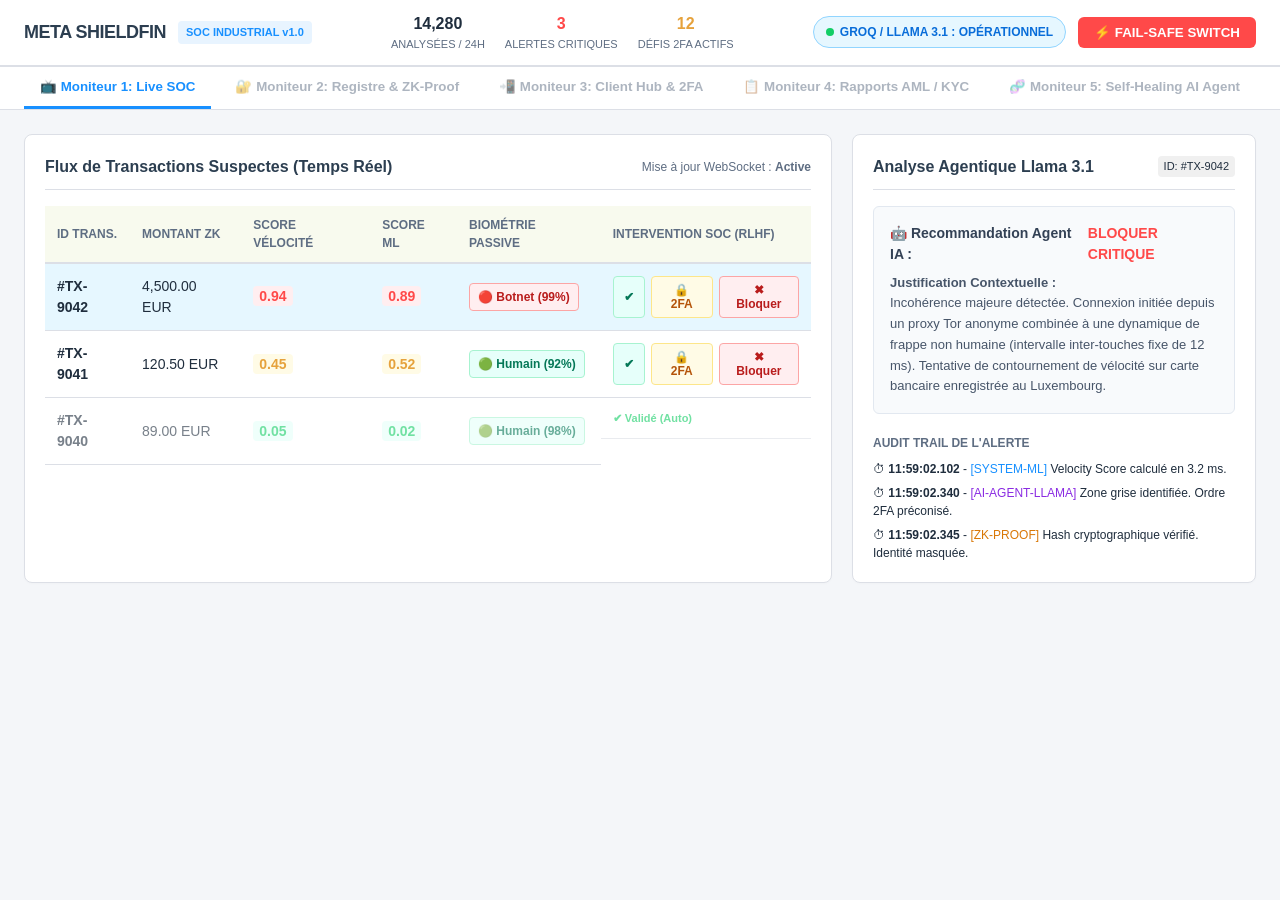
<file: conception/moniteur1_prototype.html>
<!DOCTYPE html>
<html lang="fr">
<head>
    <meta charset="UTF-8">
    <meta name="viewport" content="width=device-width, initial-scale=1.0">
    <title>Meta ShieldFin - Industrial SOC Command Center</title>
    <style>
        /* ==========================================================================
           1. THÈME ET STYLES INDUSTRIELS (Norme ISO 9241 - Fond clair haute lisibilité)
           ========================================================================== */
        :root {
            --bg-main: #f4f6f9;
            --bg-card: #ffffff;
            --border-color: #dcdfe6;
            --text-primary: #1f2d3d;
            --text-secondary: #5e6d82;
            
            /* Status Colors */
            --color-success: #13ce66;
            --color-warning: #e6a23c;
            --color-danger: #ff4949;
            --color-info: #1890ff;
            --color-dark-accent: #2c3e50;
        }

        * {
            box-sizing: border-box;
            margin: 0;
            padding: 0;
            font-family: -apple-system, BlinkMacSystemFont, "Segoe UI", Roboto, "Helvetica Neue", Arial, sans-serif;
        }

        body {
            background-color: var(--bg-main);
            color: var(--text-primary);
            font-size: 14px;
            line-height: 1.5;
        }

        /* ==========================================================================
           2. HEADER GLOBAL PERMANENT (ISO 9241 High-Contrast)
           ========================================================================== */
        header.soc-header {
            background-color: #ffffff;
            border-bottom: 2px solid var(--border-color);
            padding: 12px 24px;
            display: flex;
            justify-content: space-between;
            align-items: center;
            box-shadow: 0 2px 4px rgba(0,0,0,0.04);
        }

        .brand-section {
            display: flex;
            align-items: center;
            gap: 12px;
        }

        .brand-logo {
            font-size: 18px;
            font-weight: 800;
            color: var(--color-dark-accent);
            letter-spacing: -0.5px;
        }

        .brand-badge {
            background-color: #e8f4ff;
            color: #1890ff;
            padding: 3px 8px;
            border-radius: 4px;
            font-size: 11px;
            font-weight: 700;
        }

        .header-stats {
            display: flex;
            gap: 20px;
        }

        .stat-item {
            display: flex;
            flex-direction: column;
            align-items: center;
        }

        .stat-value {
            font-weight: 700;
            font-size: 16px;
        }

        .stat-label {
            font-size: 11px;
            color: var(--text-secondary);
            text-transform: uppercase;
        }

        .status-pill {
            display: flex;
            align-items: center;
            gap: 6px;
            background-color: #e6f7ff;
            border: 1px solid #91d5ff;
            padding: 6px 12px;
            border-radius: 20px;
            font-weight: 600;
            font-size: 12px;
            color: #096dd9;
        }

        .status-dot {
            width: 8px;
            height: 8px;
            border-radius: 50%;
            background-color: var(--color-success);
        }

        .btn-failsafe {
            background-color: var(--color-danger);
            color: white;
            border: none;
            padding: 8px 16px;
            border-radius: 6px;
            font-weight: 700;
            cursor: pointer;
            display: flex;
            align-items: center;
            gap: 6px;
            transition: opacity 0.2s;
        }

        .btn-failsafe:hover {
            opacity: 0.9;
        }

        /* ==========================================================================
           3. NAVIGATION DES 5 MONITEURS
           ========================================================================== */
        nav.monitors-nav {
            background-color: #ffffff;
            border-bottom: 1px solid var(--border-color);
            padding: 0 24px;
            display: flex;
            gap: 8px;
        }

        .nav-tab {
            padding: 12px 16px;
            border: none;
            background: none;
            font-weight: 600;
            color: var(--text-secondary);
            cursor: pointer;
            border-bottom: 3px solid transparent;
        }

        .nav-tab.active {
            color: var(--color-info);
            border-bottom-color: var(--color-info);
        }

        .nav-tab.disabled {
            opacity: 0.5;
            cursor: not-allowed;
        }

        /* ==========================================================================
           4. MONITEUR 1 : LIVE SOC LAYOUT
           ========================================================================== */
        main.container {
            padding: 24px;
            max-width: 1600px;
            margin: 0 auto;
        }

        .soc-grid {
            display: grid;
            grid-template-columns: 2fr 1fr;
            gap: 20px;
        }

        .card {
            background-color: var(--bg-card);
            border: 1px solid var(--border-color);
            border-radius: 8px;
            padding: 20px;
            box-shadow: 0 1px 3px rgba(0,0,0,0.02);
        }

        .card-header {
            display: flex;
            justify-content: space-between;
            align-items: center;
            margin-bottom: 16px;
            padding-bottom: 10px;
            border-bottom: 1px solid var(--border-color);
        }

        .card-title {
            font-size: 16px;
            font-weight: 700;
            color: var(--color-dark-accent);
        }

        /* Tableau SOC */
        table.soc-table {
            width: 100%;
            border-collapse: collapse;
            text-align: left;
        }

        table.soc-table th {
            background-color: #f8faee;
            color: var(--text-secondary);
            padding: 10px 12px;
            font-size: 12px;
            text-transform: uppercase;
            border-bottom: 2px solid var(--border-color);
        }

        table.soc-table td {
            padding: 12px;
            border-bottom: 1px solid var(--border-color);
            vertical-align: middle;
        }

        table.soc-table tr.selected {
            background-color: #e6f7ff;
        }

        /* Badges de score et biométrie */
        .badge-biometrics {
            padding: 4px 8px;
            border-radius: 4px;
            font-size: 12px;
            font-weight: 600;
            display: inline-block;
        }

        .badge-human {
            background-color: #e6fffa;
            color: #047857;
            border: 1px solid #a7f3d0;
        }

        .badge-botnet {
            background-color: #ffeef0;
            color: #b91c1c;
            border: 1px solid #fca5a5;
        }

        .score-pill {
            font-weight: 700;
            padding: 2px 6px;
            border-radius: 4px;
        }

        .score-high { color: var(--color-danger); background-color: #ffeef0; }
        .score-mid { color: var(--color-warning); background-color: #fffbe6; }
        .score-low { color: var(--color-success); background-color: #e6fffa; }

        /* Actions 1-Clic */
        .actions-cell {
            display: flex;
            gap: 6px;
        }

        .btn-action {
            padding: 6px 10px;
            border: none;
            border-radius: 4px;
            font-weight: 600;
            font-size: 12px;
            cursor: pointer;
            transition: background-color 0.2s;
        }

        .btn-approve { background-color: #e6fffa; color: #047857; border: 1px solid #a7f3d0; }
        .btn-approve:hover { background-color: #d1fae5; }

        .btn-challenge { background-color: #fffbe6; color: #b45309; border: 1px solid #fde68a; }
        .btn-challenge:hover { background-color: #fef3c7; }

        .btn-block { background-color: #ffeef0; color: #b91c1c; border: 1px solid #fca5a5; }
        .btn-block:hover { background-color: #fee2e2; }

        /* Panneau d'inspection IA */
        .ai-inspection-box {
            background-color: #f8fafc;
            border: 1px solid #e2e8f0;
            border-radius: 6px;
            padding: 16px;
            margin-top: 12px;
        }

        .ai-title {
            font-weight: 700;
            color: #334155;
            display: flex;
            align-items: center;
            gap: 6px;
            margin-bottom: 8px;
        }

        .ai-reasoning {
            font-size: 13px;
            color: #475569;
            line-height: 1.6;
        }
    </style>
</head>
<body>

    <!-- ==========================================================================
       0. HEADER GLOBAL PERMANENT
       ========================================================================== -->
    <header class="soc-header">
        <div class="brand-section">
            <div class="brand-logo">META SHIELDFIN</div>
            <div class="brand-badge">SOC INDUSTRIAL v1.0</div>
        </div>

        <div class="header-stats">
            <div class="stat-item">
                <span class="stat-value">14,280</span>
                <span class="stat-label">Analysées / 24h</span>
            </div>
            <div class="stat-item">
                <span class="stat-value" style="color: var(--color-danger);">3</span>
                <span class="stat-label">Alertes Critiques</span>
            </div>
            <div class="stat-item">
                <span class="stat-value" style="color: var(--color-warning);">12</span>
                <span class="stat-label">Défis 2FA Actifs</span>
            </div>
        </div>

        <div style="display: flex; gap: 12px; align-items: center;">
            <div class="status-pill">
                <span class="status-dot"></span>
                <span>GROQ / LLAMA 3.1 : OPÉRATIONNEL</span>
            </div>
            <button class="btn-failsafe" onclick="alert('Bascule d\'urgence : Activation du mode secours local !')">
                ⚡ FAIL-SAFE SWITCH
            </button>
        </div>
    </header>

    <!-- ==========================================================================
       NAVIGATION MONITEURS
       ========================================================================== -->
    <nav class="monitors-nav">
        <button class="nav-tab active">📺 Moniteur 1: Live SOC</button>
        <button class="nav-tab disabled">🔐 Moniteur 2: Registre & ZK-Proof</button>
        <button class="nav-tab disabled">📲 Moniteur 3: Client Hub & 2FA</button>
        <button class="nav-tab disabled">📋 Moniteur 4: Rapports AML / KYC</button>
        <button class="nav-tab disabled">🧬 Moniteur 5: Self-Healing AI Agent</button>
    </nav>

    <!-- ==========================================================================
       1. MONITEUR 1 : LIVE SOC INTERFACE
       ========================================================================== -->
    <main class="container">
        <div class="soc-grid">
            
            <!-- Colonne Gauche : Flux des Alertes Temp Réel -->
            <div class="card">
                <div class="card-header">
                    <span class="card-title">Flux de Transactions Suspectes (Temps Réel)</span>
                    <span style="font-size: 12px; color: var(--text-secondary);">Mise à jour WebSocket : <b>Active</b></span>
                </div>

                <table class="soc-table">
                    <thead>
                        <tr>
                            <th>ID Trans.</th>
                            <th>Montant ZK</th>
                            <th>Score Vélocité</th>
                            <th>Score ML</th>
                            <th>Biométrie Passive</th>
                            <th>Intervention SOC (RLHF)</th>
                        </tr>
                    </thead>
                    <tbody>
                        <!-- Ligne 1 : Suspecte / Sélectionnée -->
                        <tr class="selected">
                            <td><b>#TX-9042</b></td>
                            <td>4,500.00 EUR</td>
                            <td><span class="score-pill score-high">0.94</span></td>
                            <td><span class="score-pill score-high">0.89</span></td>
                            <td><span class="badge-biometrics badge-botnet">🔴 Botnet (99%)</span></td>
                            <td class="actions-cell">
                                <button class="btn-action btn-approve" title="RLHF Feedback Positif">✔</button>
                                <button class="btn-action btn-challenge" title="Envoyer au Moniteur 3">🔒 2FA</button>
                                <button class="btn-action btn-block" title="Blocage Immédiat & Log Neo4j">✖ Bloquer</button>
                            </td>
                        </tr>

                        <!-- Ligne 2 : Zone Grise -->
                        <tr>
                            <td><b>#TX-9041</b></td>
                            <td>120.50 EUR</td>
                            <td><span class="score-pill score-mid">0.45</span></td>
                            <td><span class="score-pill score-mid">0.52</span></td>
                            <td><span class="badge-biometrics badge-human">🟢 Humain (92%)</span></td>
                            <td class="actions-cell">
                                <button class="btn-action btn-approve">✔</button>
                                <button class="btn-action btn-challenge">🔒 2FA</button>
                                <button class="btn-action btn-block">✖ Bloquer</button>
                            </td>
                        </tr>

                        <!-- Ligne 3 : Normale / Traitée -->
                        <tr style="opacity: 0.6;">
                            <td><b>#TX-9040</b></td>
                            <td>89.00 EUR</td>
                            <td><span class="score-pill score-low">0.05</span></td>
                            <td><span class="score-pill score-low">0.02</span></td>
                            <td><span class="badge-biometrics badge-human">🟢 Humain (98%)</span></td>
                            <td class="actions-cell">
                                <span style="font-size: 11px; color: var(--color-success); font-weight:700;">✔ Validé (Auto)</span>
                            </td>
                        </tr>
                    </tbody>
                </table>
            </div>

            <!-- Colonne Droite : Inspection Cognitif IA & Métadonnées -->
            <div class="card">
                <div class="card-header">
                    <span class="card-title">Analyse Agentique Llama 3.1</span>
                    <span style="font-size: 11px; background: #f0f0f0; padding: 2px 6px; border-radius: 4px;">ID: #TX-9042</span>
                </div>

                <div class="ai-inspection-box">
                    <div class="ai-title">
                        🤖 Recommandation Agent IA : <span style="color: var(--color-danger);">BLOQUER CRITIQUE</span>
                    </div>
                    <div class="ai-reasoning">
                        <b>Justification Contextuelle :</b><br>
                        Incohérence majeure détectée. Connexion initiée depuis un proxy Tor anonyme combinée à une dynamique de frappe non humaine (intervalle inter-touches fixe de 12 ms). Tentative de contournement de vélocité sur carte bancaire enregistrée au Luxembourg.
                    </div>
                </div>

                <div style="margin-top: 20px;">
                    <div style="font-size: 12px; font-weight: 700; color: var(--text-secondary); margin-bottom: 8px;">AUDIT TRAIL DE L'ALERTE</div>
                    <ul style="font-size: 12px; color: var(--text-primary); list-style: none; padding-left: 0;">
                        <li style="margin-bottom: 6px;">⏱ <b>11:59:02.102</b> - <span style="color: var(--color-info);">[SYSTEM-ML]</span> Velocity Score calculé en 3.2 ms.</li>
                        <li style="margin-bottom: 6px;">⏱ <b>11:59:02.340</b> - <span style="color: #8a2be2;">[AI-AGENT-LLAMA]</span> Zone grise identifiée. Ordre 2FA préconisé.</li>
                        <li>⏱ <b>11:59:02.345</b> - <span style="color: #d97706;">[ZK-PROOF]</span> Hash cryptographique vérifié. Identité masquée.</li>
                    </ul>
                </div>
            </div>

        </div>
    </main>

</body>
</html>
</file>
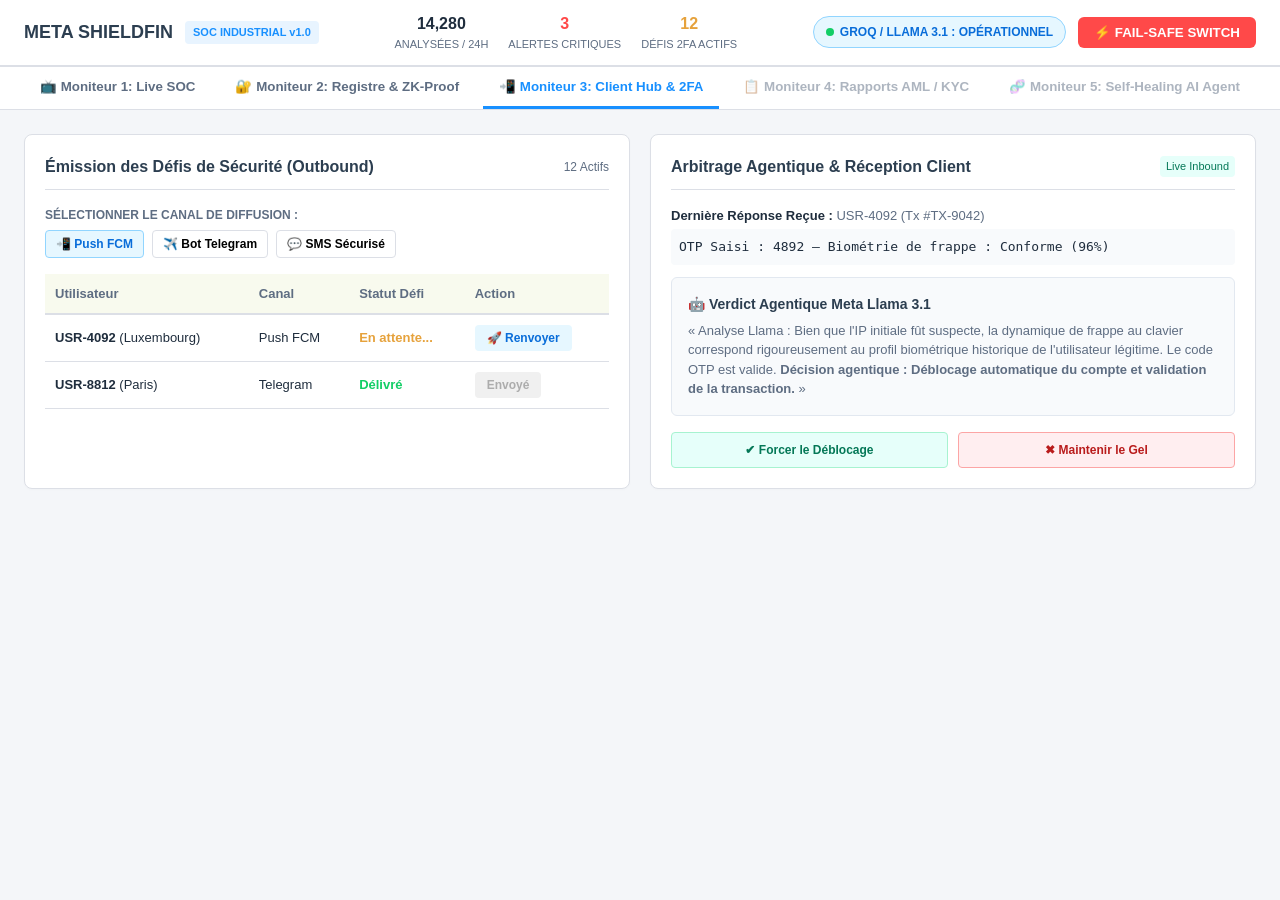
<file: conception/moniteur3.html>
<!DOCTYPE html>
<html lang="fr">
<head>
    <meta charset="UTF-8">
    <meta name="viewport" content="width=device-width, initial-scale=1.0">
    <title>Meta ShieldFin - Moniteur 3 : Client Hub & 2FA</title>
    <style>
        :root {
            --bg-main: #f4f6f9;
            --bg-card: #ffffff;
            --border-color: #dcdfe6;
            --text-primary: #1f2d3d;
            --text-secondary: #5e6d82;
            --color-success: #13ce66;
            --color-warning: #e6a23c;
            --color-danger: #ff4949;
            --color-info: #1890ff;
            --color-dark-accent: #2c3e50;
        }

        * {
            box-sizing: border-box;
            margin: 0;
            padding: 0;
            font-family: -apple-system, BlinkMacSystemFont, "Segoe UI", Roboto, "Helvetica Neue", Arial, sans-serif;
        }

        body {
            background-color: var(--bg-main);
            color: var(--text-primary);
            font-size: 14px;
            line-height: 1.5;
        }

        /* HEADER GLOBAL PERMANENT */
        header.soc-header {
            background-color: #ffffff;
            border-bottom: 2px solid var(--border-color);
            padding: 12px 24px;
            display: flex;
            justify-content: space-between;
            align-items: center;
            box-shadow: 0 2px 4px rgba(0,0,0,0.04);
        }

        .brand-section {
            display: flex;
            align-items: center;
            gap: 12px;
        }

        .brand-logo {
            font-size: 18px;
            font-weight: 800;
            color: var(--color-dark-accent);
        }

        .brand-badge {
            background-color: #e8f4ff;
            color: #1890ff;
            padding: 3px 8px;
            border-radius: 4px;
            font-size: 11px;
            font-weight: 700;
        }

        .header-stats {
            display: flex;
            gap: 20px;
        }

        .stat-item {
            display: flex;
            flex-direction: column;
            align-items: center;
        }

        .stat-value {
            font-weight: 700;
            font-size: 16px;
        }

        .stat-label {
            font-size: 11px;
            color: var(--text-secondary);
            text-transform: uppercase;
        }

        .status-pill {
            display: flex;
            align-items: center;
            gap: 6px;
            background-color: #e6f7ff;
            border: 1px solid #91d5ff;
            padding: 6px 12px;
            border-radius: 20px;
            font-weight: 600;
            font-size: 12px;
            color: #096dd9;
        }

        .status-dot {
            width: 8px;
            height: 8px;
            border-radius: 50%;
            background-color: var(--color-success);
        }

        .btn-failsafe {
            background-color: var(--color-danger);
            color: white;
            border: none;
            padding: 8px 16px;
            border-radius: 6px;
            font-weight: 700;
            cursor: pointer;
        }

        /* NAVIGATION DES MONITEURS */
        nav.monitors-nav {
            background-color: #ffffff;
            border-bottom: 1px solid var(--border-color);
            padding: 0 24px;
            display: flex;
            gap: 8px;
        }

        .nav-tab {
            padding: 12px 16px;
            border: none;
            background: none;
            font-weight: 600;
            color: var(--text-secondary);
            cursor: pointer;
            border-bottom: 3px solid transparent;
        }

        .nav-tab.active {
            color: var(--color-info);
            border-bottom-color: var(--color-info);
        }

        .nav-tab.disabled {
            opacity: 0.5;
            cursor: not-allowed;
        }

        /* CONTAINER PRINCIPAL */
        main.container {
            padding: 24px;
            max-width: 1600px;
            margin: 0 auto;
        }

        .soc-grid {
            display: grid;
            grid-template-columns: 1fr 1fr;
            gap: 20px;
        }

        .card {
            background-color: var(--bg-card);
            border: 1px solid var(--border-color);
            border-radius: 8px;
            padding: 20px;
            box-shadow: 0 1px 3px rgba(0,0,0,0.02);
        }

        .card-header {
            display: flex;
            justify-content: space-between;
            align-items: center;
            margin-bottom: 16px;
            padding-bottom: 10px;
            border-bottom: 1px solid var(--border-color);
        }

        .card-title {
            font-size: 16px;
            font-weight: 700;
            color: var(--color-dark-accent);
        }

        /* STYLES INTERNES MONITEUR 3 */
        table.client-table {
            width: 100%;
            border-collapse: collapse;
            text-align: left;
            font-size: 13px;
        }

        table.client-table th {
            background-color: #f8faee;
            color: var(--text-secondary);
            padding: 10px;
            border-bottom: 2px solid var(--border-color);
        }

        table.client-table td {
            padding: 10px;
            border-bottom: 1px solid var(--border-color);
            vertical-align: middle;
        }

        .channel-selector {
            display: flex;
            gap: 8px;
            margin-bottom: 12px;
        }

        .btn-channel {
            padding: 6px 10px;
            border: 1px solid var(--border-color);
            background: #fff;
            border-radius: 4px;
            font-size: 12px;
            font-weight: 600;
            cursor: pointer;
        }

        .btn-channel.active {
            background: #e6f7ff;
            color: #096dd9;
            border-color: #91d5ff;
        }

        .ai-verdict-box {
            background-color: #f8fafc;
            border: 1px solid #e2e8f0;
            border-radius: 6px;
            padding: 16px;
            margin-top: 12px;
        }

        .btn-action {
            padding: 6px 12px;
            border: none;
            border-radius: 4px;
            font-weight: 600;
            font-size: 12px;
            cursor: pointer;
        }

        .btn-success { background-color: #e6fffa; color: #047857; border: 1px solid #a7f3d0; }
        .btn-danger { background-color: #ffeef0; color: #b91c1c; border: 1px solid #fca5a5; }
    </style>
</head>
<body>

    <!-- HEADER GLOBAL PERMANENT -->
    <header class="soc-header">
        <div class="brand-section">
            <div class="brand-logo">META SHIELDFIN</div>
            <div class="brand-badge">SOC INDUSTRIAL v1.0</div>
        </div>

        <div class="header-stats">
            <div class="stat-item">
                <span class="stat-value">14,280</span>
                <span class="stat-label">Analysées / 24h</span>
            </div>
            <div class="stat-item">
                <span class="stat-value" style="color: var(--color-danger);">3</span>
                <span class="stat-label">Alertes Critiques</span>
            </div>
            <div class="stat-item">
                <span class="stat-value" style="color: var(--color-warning);">12</span>
                <span class="stat-label">Défis 2FA Actifs</span>
            </div>
        </div>

        <div style="display: flex; gap: 12px; align-items: center;">
            <div class="status-pill">
                <span class="status-dot"></span>
                <span>GROQ / LLAMA 3.1 : OPÉRATIONNEL</span>
            </div>
            <button class="btn-failsafe" onclick="alert('Activation du mode secours local !')">
                ⚡ FAIL-SAFE SWITCH
            </button>
        </div>
    </header>

    <!-- NAVIGATION MONITEURS -->
    <nav class="monitors-nav">
        <button class="nav-tab" onclick="location.href='index.html'">📺 Moniteur 1: Live SOC</button>
        <button class="nav-tab" onclick="location.href='moniteur2.html'">🔐 Moniteur 2: Registre & ZK-Proof</button>
        <button class="nav-tab active">📲 Moniteur 3: Client Hub & 2FA</button>
        <button class="nav-tab disabled">📋 Moniteur 4: Rapports AML / KYC</button>
        <button class="nav-tab disabled">🧬 Moniteur 5: Self-Healing AI Agent</button>
    </nav>

    <!-- MONITEUR 3 : INTERFACE -->
    <main class="container">
        <div class="soc-grid">
            
            <!-- Colonne Gauche : Section Outbound (Émission des Défis) -->
            <div class="card">
                <div class="card-header">
                    <span class="card-title">Émission des Défis de Sécurité (Outbound)</span>
                    <span style="font-size: 12px; color: var(--text-secondary);">12 Actifs</span>
                </div>

                <div style="margin-bottom: 16px;">
                    <label style="font-size: 12px; font-weight: 700; color: var(--text-secondary); display: block; margin-bottom: 6px;">SÉLECTIONNER LE CANAL DE DIFFUSION :</label>
                    <div class="channel-selector">
                        <button class="btn-channel active">📲 Push FCM</button>
                        <button class="btn-channel">✈️ Bot Telegram</button>
                        <button class="btn-channel">💬 SMS Sécurisé</button>
                    </div>
                </div>

                <table class="client-table">
                    <thead>
                        <tr>
                            <th>Utilisateur</th>
                            <th>Canal</th>
                            <th>Statut Défi</th>
                            <th>Action</th>
                        </tr>
                    </thead>
                    <tbody>
                        <tr>
                            <td><b>USR-4092</b> (Luxembourg)</td>
                            <td>Push FCM</td>
                            <td><span style="color: var(--color-warning); font-weight: 600;">En attente...</span></td>
                            <td><button class="btn-action" style="background:#e6f7ff; color:#096dd9;" onclick="alert('Défi 2FA redémarré avec succès !')">🚀 Renvoyer</button></td>
                        </tr>
                        <tr>
                            <td><b>USR-8812</b> (Paris)</td>
                            <td>Telegram</td>
                            <td><span style="color: var(--color-success); font-weight: 600;">Délivré</span></td>
                            <td><button class="btn-action" style="background:#f0f0f0;" disabled>Envoyé</button></td>
                        </tr>
                    </tbody>
                </table>
            </div>

            <!-- Colonne Droite : Section Inbound (Réception & Arbitrage Agentique) -->
            <div class="card">
                <div class="card-header">
                    <span class="card-title">Arbitrage Agentique & Réception Client</span>
                    <span style="font-size: 11px; background: #e6fffa; color: #047857; padding: 2px 6px; border-radius: 4px;">Live Inbound</span>
                </div>

                <div style="font-size: 13px; margin-bottom: 12px;">
                    <b>Dernière Réponse Reçue :</b> <span style="color: var(--text-secondary);">USR-4092 (Tx #TX-9042)</span>
                    <div style="background: #f8fafc; padding: 8px; border-radius: 4px; margin-top: 4px; font-family: monospace;">
                        OTP Saisi : 4892 — Biométrie de frappe : Conforme (96%)
                    </div>
                </div>

                <div class="ai-verdict-box">
                    <div style="font-weight: 700; color: var(--color-dark-accent); margin-bottom: 6px; display: flex; align-items: center; gap: 6px;">
                        🤖 Verdict Agentique Meta Llama 3.1
                    </div>
                    <div style="font-size: 13px; color: var(--text-secondary); line-height: 1.5;">
                        « Analyse Llama : Bien que l'IP initiale fût suspecte, la dynamique de frappe au clavier correspond rigoureusement au profil biométrique historique de l'utilisateur légitime. Le code OTP est valide. <b>Décision agentique : Déblocage automatique du compte et validation de la transaction.</b> »
                    </div>
                </div>

                <div style="margin-top: 16px; display: flex; gap: 10px;">
                    <button class="btn-action btn-success" style="flex: 1; padding: 10px;" onclick="alert('Compte débloqué manuellement ! Audit enregistré.')">✔ Forcer le Déblocage</button>
                    <button class="btn-action btn-danger" style="flex: 1; padding: 10px;" onclick="alert('Gel du compte maintenu !')">✖ Maintenir le Gel</button>
                </div>
            </div>

        </div>
    </main>

</body>
</html>
</file>
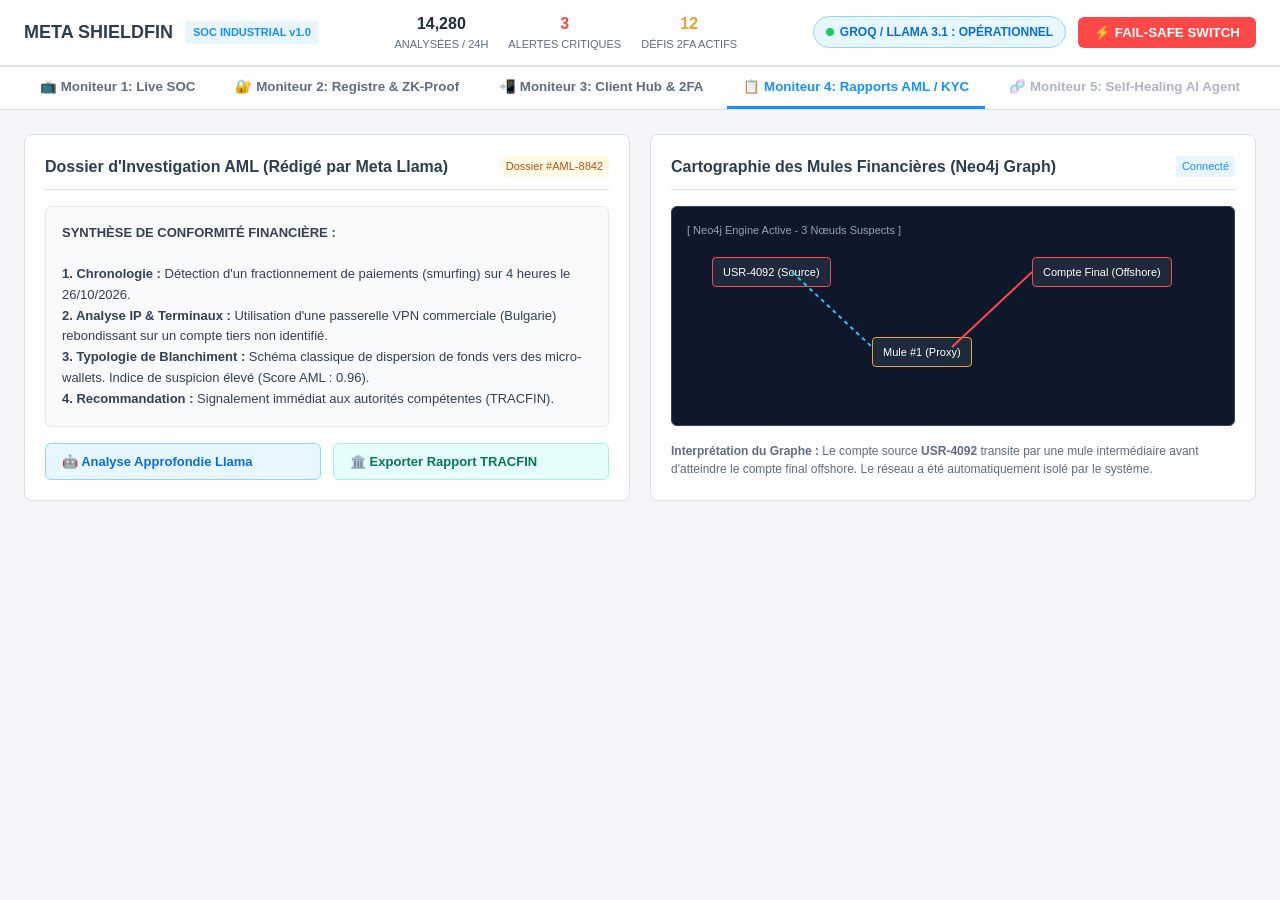
<file: conception/moniteur4.html>
<!DOCTYPE html>
<html lang="fr">
<head>
    <meta charset="UTF-8">
    <meta name="viewport" content="width=device-width, initial-scale=1.0">
    <title>Meta ShieldFin - Moniteur 4 : Rapports AML / KYC & Investigation</title>
    <style>
        :root {
            --bg-main: #f4f6f9;
            --bg-card: #ffffff;
            --border-color: #dcdfe6;
            --text-primary: #1f2d3d;
            --text-secondary: #5e6d82;
            --color-success: #13ce66;
            --color-warning: #e6a23c;
            --color-danger: #ff4949;
            --color-info: #1890ff;
            --color-dark-accent: #2c3e50;
        }

        * {
            box-sizing: border-box;
            margin: 0;
            padding: 0;
            font-family: -apple-system, BlinkMacSystemFont, "Segoe UI", Roboto, "Helvetica Neue", Arial, sans-serif;
        }

        body {
            background-color: var(--bg-main);
            color: var(--text-primary);
            font-size: 14px;
            line-height: 1.5;
        }

        /* HEADER GLOBAL PERMANENT */
        header.soc-header {
            background-color: #ffffff;
            border-bottom: 2px solid var(--border-color);
            padding: 12px 24px;
            display: flex;
            justify-content: space-between;
            align-items: center;
            box-shadow: 0 2px 4px rgba(0,0,0,0.04);
        }

        .brand-section {
            display: flex;
            align-items: center;
            gap: 12px;
        }

        .brand-logo {
            font-size: 18px;
            font-weight: 800;
            color: var(--color-dark-accent);
        }

        .brand-badge {
            background-color: #e8f4ff;
            color: #1890ff;
            padding: 3px 8px;
            border-radius: 4px;
            font-size: 11px;
            font-weight: 700;
        }

        .header-stats {
            display: flex;
            gap: 20px;
        }

        .stat-item {
            display: flex;
            flex-direction: column;
            align-items: center;
        }

        .stat-value {
            font-weight: 700;
            font-size: 16px;
        }

        .stat-label {
            font-size: 11px;
            color: var(--text-secondary);
            text-transform: uppercase;
        }

        .status-pill {
            display: flex;
            align-items: center;
            gap: 6px;
            background-color: #e6f7ff;
            border: 1px solid #91d5ff;
            padding: 6px 12px;
            border-radius: 20px;
            font-weight: 600;
            font-size: 12px;
            color: #096dd9;
        }

        .status-dot {
            width: 8px;
            height: 8px;
            border-radius: 50%;
            background-color: var(--color-success);
        }

        .btn-failsafe {
            background-color: var(--color-danger);
            color: white;
            border: none;
            padding: 8px 16px;
            border-radius: 6px;
            font-weight: 700;
            cursor: pointer;
        }

        /* NAVIGATION DES MONITEURS */
        nav.monitors-nav {
            background-color: #ffffff;
            border-bottom: 1px solid var(--border-color);
            padding: 0 24px;
            display: flex;
            gap: 8px;
        }

        .nav-tab {
            padding: 12px 16px;
            border: none;
            background: none;
            font-weight: 600;
            color: var(--text-secondary);
            cursor: pointer;
            border-bottom: 3px solid transparent;
        }

        .nav-tab.active {
            color: var(--color-info);
            border-bottom-color: var(--color-info);
        }

        .nav-tab.disabled {
            opacity: 0.5;
            cursor: not-allowed;
        }

        /* CONTAINER PRINCIPAL */
        main.container {
            padding: 24px;
            max-width: 1600px;
            margin: 0 auto;
        }

        .soc-grid {
            display: grid;
            grid-template-columns: 1fr 1fr;
            gap: 20px;
        }

        .card {
            background-color: var(--bg-card);
            border: 1px solid var(--border-color);
            border-radius: 8px;
            padding: 20px;
            box-shadow: 0 1px 3px rgba(0,0,0,0.02);
        }

        .card-header {
            display: flex;
            justify-content: space-between;
            align-items: center;
            margin-bottom: 16px;
            padding-bottom: 10px;
            border-bottom: 1px solid var(--border-color);
        }

        .card-title {
            font-size: 16px;
            font-weight: 700;
            color: var(--color-dark-accent);
        }

        /* STYLES INTERNES MONITEUR 4 */
        .report-box {
            background-color: #f8fafc;
            border: 1px solid #e2e8f0;
            border-radius: 6px;
            padding: 16px;
            font-size: 13px;
            color: #334155;
            line-height: 1.6;
            margin-bottom: 16px;
            max-height: 250px;
            overflow-y: auto;
        }

        .graph-preview {
            background-color: #0f172a;
            border-radius: 6px;
            height: 220px;
            display: flex;
            align-items: center;
            justify-content: center;
            color: #38bdf8;
            font-family: monospace;
            font-size: 13px;
            position: relative;
            margin-bottom: 16px;
            border: 1px solid #334155;
        }

        .graph-node {
            position: absolute;
            background: #1e293b;
            border: 1px solid #38bdf8;
            padding: 6px 10px;
            border-radius: 4px;
            font-size: 11px;
            color: #fff;
        }

        .btn-action {
            padding: 10px 16px;
            border: none;
            border-radius: 6px;
            font-weight: 700;
            font-size: 13px;
            cursor: pointer;
            display: inline-flex;
            align-items: center;
            gap: 8px;
        }

        .btn-primary { background-color: #e6f7ff; color: #096dd9; border: 1px solid #91d5ff; }
        .btn-success { background-color: #e6fffa; color: #047857; border: 1px solid #a7f3d0; }
    </style>
</head>
<body>

    <!-- HEADER GLOBAL PERMANENT -->
    <header class="soc-header">
        <div class="brand-section">
            <div class="brand-logo">META SHIELDFIN</div>
            <div class="brand-badge">SOC INDUSTRIAL v1.0</div>
        </div>

        <div class="header-stats">
            <div class="stat-item">
                <span class="stat-value">14,280</span>
                <span class="stat-label">Analysées / 24h</span>
            </div>
            <div class="stat-item">
                <span class="stat-value" style="color: var(--color-danger);">3</span>
                <span class="stat-label">Alertes Critiques</span>
            </div>
            <div class="stat-item">
                <span class="stat-value" style="color: var(--color-warning);">12</span>
                <span class="stat-label">Défis 2FA Actifs</span>
            </div>
        </div>

        <div style="display: flex; gap: 12px; align-items: center;">
            <div class="status-pill">
                <span class="status-dot"></span>
                <span>GROQ / LLAMA 3.1 : OPÉRATIONNEL</span>
            </div>
            <button class="btn-failsafe" onclick="alert('Activation du mode secours local !')">
                ⚡ FAIL-SAFE SWITCH
            </button>
        </div>
    </header>

    <!-- NAVIGATION MONITEURS -->
    <nav class="monitors-nav">
        <button class="nav-tab" onclick="location.href='index.html'">📺 Moniteur 1: Live SOC</button>
        <button class="nav-tab" onclick="location.href='moniteur2.html'">🔐 Moniteur 2: Registre & ZK-Proof</button>
        <button class="nav-tab" onclick="location.href='moniteur3.html'">📲 Moniteur 3: Client Hub & 2FA</button>
        <button class="nav-tab active">📋 Moniteur 4: Rapports AML / KYC</button>
        <button class="nav-tab disabled">🧬 Moniteur 5: Self-Healing AI Agent</button>
    </nav>

    <!-- MONITEUR 4 : INTERFACE -->
    <main class="container">
        <div class="soc-grid">
            
            <!-- Colonne Gauche : Dossier d'Investigation & Rapport IA -->
            <div class="card">
                <div class="card-header">
                    <span class="card-title">Dossier d'Investigation AML (Rédigé par Meta Llama)</span>
                    <span style="font-size: 11px; background: #fffbe6; color: #b45309; padding: 2px 6px; border-radius: 4px;">Dossier #AML-8842</span>
                </div>

                <div class="report-box">
                    <b>SYNTHÈSE DE CONFORMITÉ FINANCIÈRE :</b><br><br>
                    <b>1. Chronologie :</b> Détection d'un fractionnement de paiements (smurfing) sur 4 heures le 26/10/2026.<br>
                    <b>2. Analyse IP & Terminaux :</b> Utilisation d'une passerelle VPN commerciale (Bulgarie) rebondissant sur un compte tiers non identifié.<br>
                    <b>3. Typologie de Blanchiment :</b> Schéma classique de dispersion de fonds vers des micro-wallets. Indice de suspicion élevé (Score AML : 0.96).<br>
                    <b>4. Recommandation :</b> Signalement immédiat aux autorités compétentes (TRACFIN).
                </div>

                <div style="display: flex; gap: 12px;">
                    <button class="btn-action btn-primary" style="flex: 1;" onclick="alert('Requête d\'analyse approfondie transmise à Meta Llama 3.1 !')">
                        🤖 Analyse Approfondie Llama
                    </button>
                    <button class="btn-action btn-success" style="flex: 1;" onclick="alert('Rapport TRACFIN (PDF) généré et archivé avec succès ! Audit consigné.')">
                        🏛️ Exporter Rapport TRACFIN
                    </button>
                </div>
            </div>

            <!-- Colonne Droite : Cartographie Neo4j (Mules Financières) -->
            <div class="card">
                <div class="card-header">
                    <span class="card-title">Cartographie des Mules Financières (Neo4j Graph)</span>
                    <span style="font-size: 11px; background: #e8f4ff; color: #1890ff; padding: 2px 6px; border-radius: 4px;">Connecté</span>
                </div>

                <div class="graph-preview">
                    <div style="position: absolute; top: 15px; left: 15px; font-size: 11px; color: #94a3b8;">[ Neo4j Engine Active - 3 Nœuds Suspects ]</div>
                    
                    <!-- Simulation visuelle du graphe Neo4j -->
                    <div class="graph-node" style="top: 50px; left: 40px; border-color: #ff4949;">USR-4092 (Source)</div>
                    <div class="graph-node" style="top: 130px; left: 200px; border-color: #e6a23c;">Mule #1 (Proxy)</div>
                    <div class="graph-node" style="top: 50px; left: 360px; border-color: #ff4949;">Compte Final (Offshore)</div>
                    
                    <svg style="position: absolute; width: 100%; height: 100%; pointer-events: none;">
                        <line x1="120" y1="65" x2="200" y2="140" stroke="#38bdf8" stroke-width="2" stroke-dasharray="4" />
                        <line x1="280" y1="140" x2="360" y2="65" stroke="#ff4949" stroke-width="2" />
                    </svg>
                </div>

                <div style="font-size: 12px; color: var(--text-secondary);">
                    <b>Interprétation du Graphe :</b> Le compte source <b>USR-4092</b> transite par une mule intermédiaire avant d'atteindre le compte final offshore. Le réseau a été automatiquement isolé par le système.
                </div>
            </div>

        </div>
    </main>

</body>
</html>
</file>
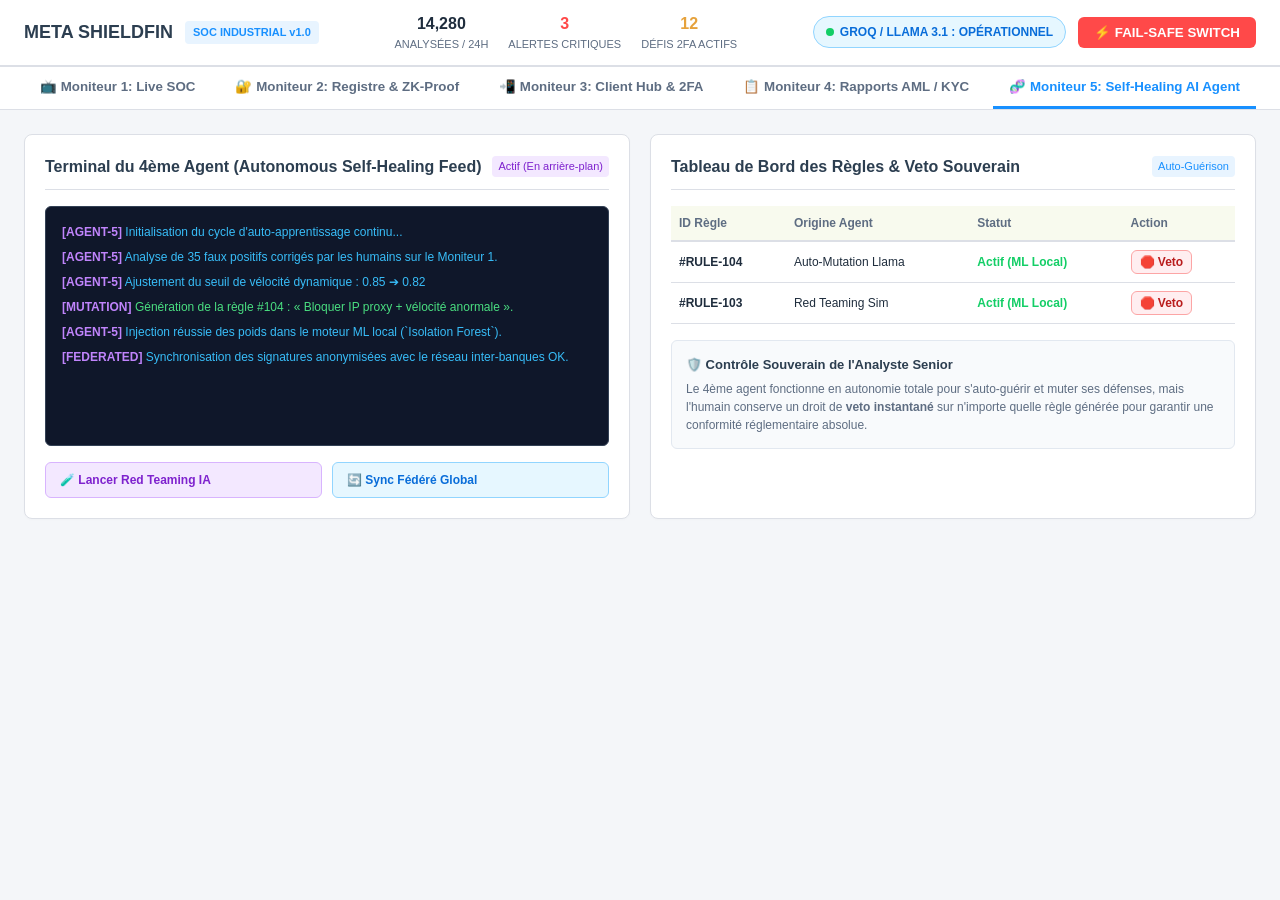
<file: conception/moniteur5.html>
<!DOCTYPE html>
<html lang="fr">
<head>
    <meta charset="UTF-8">
    <meta name="viewport" content="width=device-width, initial-scale=1.0">
    <title>Meta ShieldFin - Moniteur 5 : Self-Healing AI & Threat Hunting</title>
    <style>
        :root {
            --bg-main: #f4f6f9;
            --bg-card: #ffffff;
            --border-color: #dcdfe6;
            --text-primary: #1f2d3d;
            --text-secondary: #5e6d82;
            --color-success: #13ce66;
            --color-warning: #e6a23c;
            --color-danger: #ff4949;
            --color-info: #1890ff;
            --color-dark-accent: #2c3e50;
            --color-purple: #8a2be2;
        }

        * {
            box-sizing: border-box;
            margin: 0;
            padding: 0;
            font-family: -apple-system, BlinkMacSystemFont, "Segoe UI", Roboto, "Helvetica Neue", Arial, sans-serif;
        }

        body {
            background-color: var(--bg-main);
            color: var(--text-primary);
            font-size: 14px;
            line-height: 1.5;
        }

        /* HEADER GLOBAL PERMANENT */
        header.soc-header {
            background-color: #ffffff;
            border-bottom: 2px solid var(--border-color);
            padding: 12px 24px;
            display: flex;
            justify-content: space-between;
            align-items: center;
            box-shadow: 0 2px 4px rgba(0,0,0,0.04);
        }

        .brand-section {
            display: flex;
            align-items: center;
            gap: 12px;
        }

        .brand-logo {
            font-size: 18px;
            font-weight: 800;
            color: var(--color-dark-accent);
        }

        .brand-badge {
            background-color: #e8f4ff;
            color: #1890ff;
            padding: 3px 8px;
            border-radius: 4px;
            font-size: 11px;
            font-weight: 700;
        }

        .header-stats {
            display: flex;
            gap: 20px;
        }

        .stat-item {
            display: flex;
            flex-direction: column;
            align-items: center;
        }

        .stat-value {
            font-weight: 700;
            font-size: 16px;
        }

        .stat-label {
            font-size: 11px;
            color: var(--text-secondary);
            text-transform: uppercase;
        }

        .status-pill {
            display: flex;
            align-items: center;
            gap: 6px;
            background-color: #e6f7ff;
            border: 1px solid #91d5ff;
            padding: 6px 12px;
            border-radius: 20px;
            font-weight: 600;
            font-size: 12px;
            color: #096dd9;
        }

        .status-dot {
            width: 8px;
            height: 8px;
            border-radius: 50%;
            background-color: var(--color-success);
        }

        .btn-failsafe {
            background-color: var(--color-danger);
            color: white;
            border: none;
            padding: 8px 16px;
            border-radius: 6px;
            font-weight: 700;
            cursor: pointer;
        }

        /* NAVIGATION DES MONITEURS */
        nav.monitors-nav {
            background-color: #ffffff;
            border-bottom: 1px solid var(--border-color);
            padding: 0 24px;
            display: flex;
            gap: 8px;
        }

        .nav-tab {
            padding: 12px 16px;
            border: none;
            background: none;
            font-weight: 600;
            color: var(--text-secondary);
            cursor: pointer;
            border-bottom: 3px solid transparent;
        }

        .nav-tab.active {
            color: var(--color-info);
            border-bottom-color: var(--color-info);
        }

        /* CONTAINER PRINCIPAL */
        main.container {
            padding: 24px;
            max-width: 1600px;
            margin: 0 auto;
        }

        .soc-grid {
            display: grid;
            grid-template-columns: 1fr 1fr;
            gap: 20px;
        }

        .card {
            background-color: var(--bg-card);
            border: 1px solid var(--border-color);
            border-radius: 8px;
            padding: 20px;
            box-shadow: 0 1px 3px rgba(0,0,0,0.02);
        }

        .card-header {
            display: flex;
            justify-content: space-between;
            align-items: center;
            margin-bottom: 16px;
            padding-bottom: 10px;
            border-bottom: 1px solid var(--border-color);
        }

        .card-title {
            font-size: 16px;
            font-weight: 700;
            color: var(--color-dark-accent);
        }

        /* STYLES INTERNES MONITEUR 5 */
        .agent-terminal {
            background-color: #0f172a;
            color: #38bdf8;
            font-family: monospace;
            padding: 16px;
            border-radius: 6px;
            font-size: 12px;
            height: 240px;
            overflow-y: auto;
            border: 1px solid #334155;
            line-height: 1.6;
            margin-bottom: 16px;
        }

        .terminal-line {
            margin-bottom: 6px;
        }

        .terminal-tag {
            color: #c084fc;
            font-weight: bold;
        }

        .mutation-table {
            width: 100%;
            border-collapse: collapse;
            font-size: 12px;
            margin-bottom: 16px;
        }

        .mutation-table th {
            background-color: #f8faee;
            color: var(--text-secondary);
            padding: 8px;
            border-bottom: 2px solid var(--border-color);
            text-align: left;
        }

        .mutation-table td {
            padding: 8px;
            border-bottom: 1px solid var(--border-color);
        }

        .btn-action {
            padding: 10px 14px;
            border: none;
            border-radius: 6px;
            font-weight: 700;
            font-size: 12px;
            cursor: pointer;
            display: inline-flex;
            align-items: center;
            gap: 6px;
        }

        .btn-purple { background-color: #f3e8ff; color: #7e22ce; border: 1px solid #d8b4fe; }
        .btn-primary { background-color: #e6f7ff; color: #096dd9; border: 1px solid #91d5ff; }
        .btn-danger { background-color: #ffeef0; color: #b91c1c; border: 1px solid #fca5a5; }
    </style>
</head>
<body>

    <!-- HEADER GLOBAL PERMANENT -->
    <header class="soc-header">
        <div class="brand-section">
            <div class="brand-logo">META SHIELDFIN</div>
            <div class="brand-badge">SOC INDUSTRIAL v1.0</div>
        </div>

        <div class="header-stats">
            <div class="stat-item">
                <span class="stat-value">14,280</span>
                <span class="stat-label">Analysées / 24h</span>
            </div>
            <div class="stat-item">
                <span class="stat-value" style="color: var(--color-danger);">3</span>
                <span class="stat-label">Alertes Critiques</span>
            </div>
            <div class="stat-item">
                <span class="stat-value" style="color: var(--color-warning);">12</span>
                <span class="stat-label">Défis 2FA Actifs</span>
            </div>
        </div>

        <div style="display: flex; gap: 12px; align-items: center;">
            <div class="status-pill">
                <span class="status-dot"></span>
                <span>GROQ / LLAMA 3.1 : OPÉRATIONNEL</span>
            </div>
            <button class="btn-failsafe" onclick="alert('Activation du mode secours local !')">
                ⚡ FAIL-SAFE SWITCH
            </button>
        </div>
    </header>

    <!-- NAVIGATION MONITEURS -->
    <nav class="monitors-nav">
        <button class="nav-tab" onclick="location.href='index.html'">📺 Moniteur 1: Live SOC</button>
        <button class="nav-tab" onclick="location.href='moniteur2.html'">🔐 Moniteur 2: Registre & ZK-Proof</button>
        <button class="nav-tab" onclick="location.href='moniteur3.html'">📲 Moniteur 3: Client Hub & 2FA</button>
        <button class="nav-tab" onclick="location.href='moniteur4.html'">📋 Moniteur 4: Rapports AML / KYC</button>
        <button class="nav-tab active">🧬 Moniteur 5: Self-Healing AI Agent</button>
    </nav>

    <!-- MONITEUR 5 : INTERFACE -->
    <main class="container">
        <div class="soc-grid">
            
            <!-- Colonne Gauche : Terminal de l'Agent Autonome (Agentic Feed) -->
            <div class="card">
                <div class="card-header">
                    <span class="card-title">Terminal du 4ème Agent (Autonomous Self-Healing Feed)</span>
                    <span style="font-size: 11px; background: #f3e8ff; color: #7e22ce; padding: 2px 6px; border-radius: 4px;">Actif (En arrière-plan)</span>
                </div>

                <div class="agent-terminal">
                    <div class="terminal-line"><span class="terminal-tag">[AGENT-5]</span> Initialisation du cycle d'auto-apprentissage continu...</div>
                    <div class="terminal-line"><span class="terminal-tag">[AGENT-5]</span> Analyse de 35 faux positifs corrigés par les humains sur le Moniteur 1.</div>
                    <div class="terminal-line"><span class="terminal-tag">[AGENT-5]</span> Ajustement du seuil de vélocité dynamique : 0.85 ➔ 0.82</div>
                    <div class="terminal-line" style="color: #4ade80;"><span class="terminal-tag" style="color:#c084fc;">[MUTATION]</span> Génération de la règle #104 : « Bloquer IP proxy + vélocité anormale ».</div>
                    <div class="terminal-line"><span class="terminal-tag">[AGENT-5]</span> Injection réussie des poids dans le moteur ML local (`Isolation Forest`).</div>
                    <div class="terminal-line"><span class="terminal-tag">[FEDERATED]</span> Synchronisation des signatures anonymisées avec le réseau inter-banques OK.</div>
                </div>

                <div style="display: flex; gap: 10px;">
                    <button class="btn-action btn-purple" style="flex: 1;" onclick="alert('Simulation d\'attaque (Red Teaming IA) lancée avec succès ! Génération de 5000 profils botnets virtuels.')">
                        🧪 Lancer Red Teaming IA
                    </button>
                    <button class="btn-action btn-primary" style="flex: 1;" onclick="alert('Consensus fédéré global synchronisé avec le réseau inter-banques !')">
                        🔄 Sync Fédéré Global
                    </button>
                </div>
            </div>

            <!-- Colonne Droite : Tableau des Mutations & Contrôle Souverain Humain -->
            <div class="card">
                <div class="card-header">
                    <span class="card-title">Tableau de Bord des Règles & Veto Souverain</span>
                    <span style="font-size: 11px; background: #e8f4ff; color: #1890ff; padding: 2px 6px; border-radius: 4px;">Auto-Guérison</span>
                </div>

                <table class="mutation-table">
                    <thead>
                        <tr>
                            <th>ID Règle</th>
                            <th>Origine Agent</th>
                            <th>Statut</th>
                            <th>Action</th>
                        </tr>
                    </thead>
                    <tbody>
                        <tr>
                            <td><b>#RULE-104</b></td>
                            <td>Auto-Mutation Llama</td>
                            <td><span style="color: var(--color-success); font-weight:600;">Actif (ML Local)</span></td>
                            <td><button class="btn-action btn-danger" style="padding: 4px 8px;" onclick="alert('Veto activé : Règle #RULE-104 gelée et annulée par l\'analyste senior.')">🛑 Veto</button></td>
                        </tr>
                        <tr>
                            <td><b>#RULE-103</b></td>
                            <td>Red Teaming Sim</td>
                            <td><span style="color: var(--color-success); font-weight:600;">Actif (ML Local)</span></td>
                            <td><button class="btn-action btn-danger" style="padding: 4px 8px;" onclick="alert('Veto activé : Règle #RULE-103 gelée.')">🛑 Veto</button></td>
                        </tr>
                    </tbody>
                </table>

                <div style="background-color: #f8fafc; border: 1px solid #e2e8f0; border-radius: 6px; padding: 14px; margin-top: 16px;">
                    <div style="font-weight: 700; color: var(--color-dark-accent); margin-bottom: 6px; font-size: 13px;">
                        🛡️ Contrôle Souverain de l'Analyste Senior
                    </div>
                    <div style="font-size: 12px; color: var(--text-secondary); line-height: 1.5;">
                        Le 4ème agent fonctionne en autonomie totale pour s'auto-guérir et muter ses défenses, mais l'humain conserve un droit de <b>veto instantané</b> sur n'importe quelle règle générée pour garantir une conformité réglementaire absolue.
                    </div>
                </div>
            </div>

        </div>
    </main>

</body>
</html>
</file>
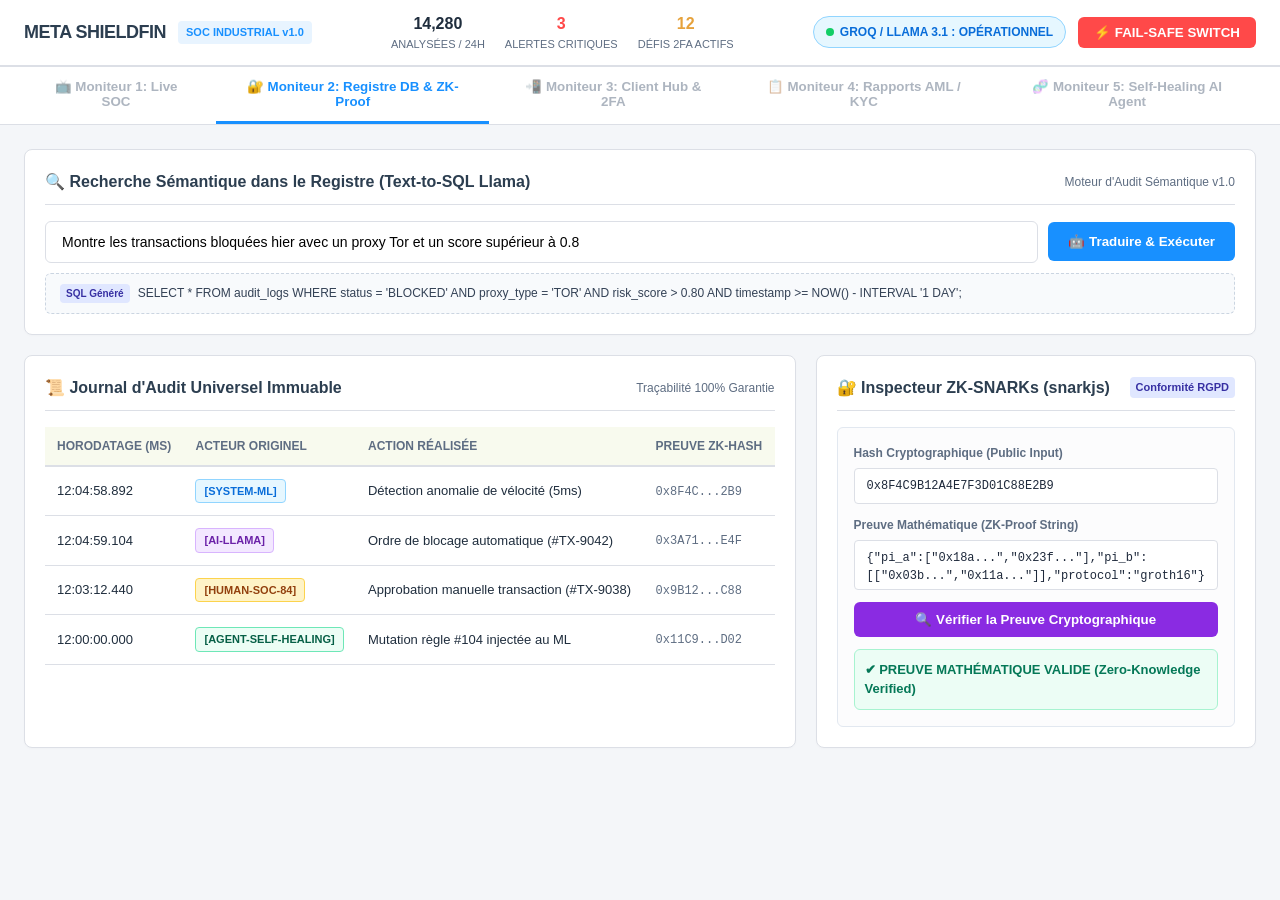
<file: conception/monitor_2_db_register_zk_proof_prototype.html>
<!DOCTYPE html>
<html lang="fr">
<head>
    <meta charset="UTF-8">
    <meta name="viewport" content="width=device-width, initial-scale=1.0">
    <title>Meta ShieldFin - Moniteur 2 : Registre DB & ZK-Proof</title>
    <style>
        /* ==========================================================================
           1. THÈME ET STYLES INDUSTRIELS (ISO 9241 - Fond clair haute visibilité)
           ========================================================================== */
        :root {
            --bg-main: #f4f6f9;
            --bg-card: #ffffff;
            --border-color: #dcdfe6;
            --text-primary: #1f2d3d;
            --text-secondary: #5e6d82;
            
            --color-success: #13ce66;
            --color-warning: #e6a23c;
            --color-danger: #ff4949;
            --color-info: #1890ff;
            --color-purple: #8a2be2;
            --color-dark-accent: #2c3e50;
        }

        * {
            box-sizing: border-box;
            margin: 0;
            padding: 0;
            font-family: -apple-system, BlinkMacSystemFont, "Segoe UI", Roboto, "Helvetica Neue", Arial, sans-serif;
        }

        body {
            background-color: var(--bg-main);
            color: var(--text-primary);
            font-size: 14px;
            line-height: 1.5;
        }

        /* ==========================================================================
           2. HEADER GLOBAL PERMANENT
           ========================================================================== */
        header.soc-header {
            background-color: #ffffff;
            border-bottom: 2px solid var(--border-color);
            padding: 12px 24px;
            display: flex;
            justify-content: space-between;
            align-items: center;
            box-shadow: 0 2px 4px rgba(0,0,0,0.04);
        }

        .brand-section {
            display: flex;
            align-items: center;
            gap: 12px;
        }

        .brand-logo {
            font-size: 18px;
            font-weight: 800;
            color: var(--color-dark-accent);
            letter-spacing: -0.5px;
        }

        .brand-badge {
            background-color: #e8f4ff;
            color: #1890ff;
            padding: 3px 8px;
            border-radius: 4px;
            font-size: 11px;
            font-weight: 700;
        }

        .header-stats {
            display: flex;
            gap: 20px;
        }

        .stat-item {
            display: flex;
            flex-direction: column;
            align-items: center;
        }

        .stat-value {
            font-weight: 700;
            font-size: 16px;
        }

        .stat-label {
            font-size: 11px;
            color: var(--text-secondary);
            text-transform: uppercase;
        }

        .status-pill {
            display: flex;
            align-items: center;
            gap: 6px;
            background-color: #e6f7ff;
            border: 1px solid #91d5ff;
            padding: 6px 12px;
            border-radius: 20px;
            font-weight: 600;
            font-size: 12px;
            color: #096dd9;
        }

        .status-dot {
            width: 8px;
            height: 8px;
            border-radius: 50%;
            background-color: var(--color-success);
        }

        .btn-failsafe {
            background-color: var(--color-danger);
            color: white;
            border: none;
            padding: 8px 16px;
            border-radius: 6px;
            font-weight: 700;
            cursor: pointer;
            display: flex;
            align-items: center;
            gap: 6px;
        }

        /* ==========================================================================
           3. NAVIGATION DES MONITEURS
           ========================================================================== */
        nav.monitors-nav {
            background-color: #ffffff;
            border-bottom: 1px solid var(--border-color);
            padding: 0 24px;
            display: flex;
            gap: 8px;
        }

        .nav-tab {
            padding: 12px 16px;
            border: none;
            background: none;
            font-weight: 600;
            color: var(--text-secondary);
            cursor: pointer;
            border-bottom: 3px solid transparent;
        }

        .nav-tab.active {
            color: var(--color-info);
            border-bottom-color: var(--color-info);
        }

        .nav-tab.disabled {
            opacity: 0.5;
            cursor: not-allowed;
        }

        /* ==========================================================================
           4. MONITEUR 2 LAYOUT
           ========================================================================== */
        main.container {
            padding: 24px;
            max-width: 1600px;
            margin: 0 auto;
            display: flex;
            flex-direction: column;
            gap: 20px;
        }

        .card {
            background-color: var(--bg-card);
            border: 1px solid var(--border-color);
            border-radius: 8px;
            padding: 20px;
            box-shadow: 0 1px 3px rgba(0,0,0,0.02);
        }

        .card-header {
            display: flex;
            justify-content: space-between;
            align-items: center;
            margin-bottom: 16px;
            padding-bottom: 10px;
            border-bottom: 1px solid var(--border-color);
        }

        .card-title {
            font-size: 16px;
            font-weight: 700;
            color: var(--color-dark-accent);
        }

        /* Section Recherche Sémantique Text-to-SQL */
        .search-container {
            display: flex;
            gap: 10px;
            align-items: center;
        }

        .search-input-wrapper {
            position: relative;
            flex-grow: 1;
        }

        .search-input {
            width: 100%;
            padding: 12px 16px;
            border: 1px solid var(--border-color);
            border-radius: 6px;
            font-size: 14px;
            outline: none;
            transition: border-color 0.2s;
        }

        .search-input:focus {
            border-color: var(--color-info);
        }

        .btn-search {
            background-color: var(--color-info);
            color: white;
            border: none;
            padding: 12px 20px;
            border-radius: 6px;
            font-weight: 700;
            cursor: pointer;
            display: flex;
            align-items: center;
            gap: 6px;
        }

        .sql-output-box {
            background-color: #f8fafc;
            border: 1px dashed #cbd5e1;
            border-radius: 6px;
            padding: 10px 14px;
            margin-top: 10px;
            font-family: "Courier New", Courier, monospace;
            font-size: 12px;
            color: #334155;
            display: flex;
            align-items: center;
            gap: 8px;
        }

        .sql-tag {
            background-color: #e0e7ff;
            color: #3730a3;
            padding: 2px 6px;
            border-radius: 4px;
            font-weight: 700;
            font-size: 10px;
        }

        /* Layout Grille pour Tableau d'Audit & Verificateur ZK */
        .grid-two-cols {
            display: grid;
            grid-template-columns: 2fr 1fr;
            gap: 20px;
        }

        /* Tableau d'Audit Universel Immuable */
        table.audit-table {
            width: 100%;
            border-collapse: collapse;
            text-align: left;
        }

        table.audit-table th {
            background-color: #f8faee;
            color: var(--text-secondary);
            padding: 10px 12px;
            font-size: 12px;
            text-transform: uppercase;
            border-bottom: 2px solid var(--border-color);
        }

        table.audit-table td {
            padding: 12px;
            border-bottom: 1px solid var(--border-color);
            vertical-align: middle;
            font-size: 13px;
        }

        .actor-tag {
            padding: 3px 8px;
            border-radius: 4px;
            font-size: 11px;
            font-weight: 700;
            display: inline-block;
        }

        .actor-system { background-color: #e6f7ff; color: #096dd9; border: 1px solid #91d5ff; }
        .actor-llama { background-color: #f3e8ff; color: #6b21a8; border: 1px solid #d8b4fe; }
        .actor-human { background-color: #fef3c7; color: #92400e; border: 1px solid #fcd34d; }
        .actor-agent5 { background-color: #ecfdf5; color: #065f46; border: 1px solid #6ee7b7; }

        .hash-code {
            font-family: "Courier New", Courier, monospace;
            color: var(--text-secondary);
            font-size: 12px;
        }

        /* Panneau de Vérification ZK-Proof */
        .zk-box {
            background-color: #fcfcfd;
            border: 1px solid #e2e8f0;
            border-radius: 6px;
            padding: 16px;
            display: flex;
            flex-direction: column;
            gap: 12px;
        }

        .zk-input-group {
            display: flex;
            flex-direction: column;
            gap: 6px;
        }

        .zk-label {
            font-size: 12px;
            font-weight: 700;
            color: var(--text-secondary);
        }

        .zk-field {
            background-color: #ffffff;
            border: 1px solid var(--border-color);
            padding: 8px 12px;
            border-radius: 4px;
            font-family: "Courier New", Courier, monospace;
            font-size: 12px;
            color: #1e293b;
        }

        .btn-verify-zk {
            background-color: var(--color-purple);
            color: white;
            border: none;
            padding: 10px;
            border-radius: 6px;
            font-weight: 700;
            cursor: pointer;
            text-align: center;
            transition: opacity 0.2s;
        }

        .btn-verify-zk:hover {
            opacity: 0.9;
        }

        .zk-status-badge {
            display: flex;
            align-items: center;
            justify-content: center;
            gap: 8px;
            background-color: #ecfdf5;
            border: 1px solid #a7f3d0;
            color: #047857;
            padding: 10px;
            border-radius: 6px;
            font-weight: 700;
            font-size: 13px;
        }
    </style>
</head>
<body>

    <!-- ==========================================================================
       0. HEADER GLOBAL PERMANENT
       ========================================================================== -->
    <header class="soc-header">
        <div class="brand-section">
            <div class="brand-logo">META SHIELDFIN</div>
            <div class="brand-badge">SOC INDUSTRIAL v1.0</div>
        </div>

        <div class="header-stats">
            <div class="stat-item">
                <span class="stat-value">14,280</span>
                <span class="stat-label">Analysées / 24h</span>
            </div>
            <div class="stat-item">
                <span class="stat-value" style="color: var(--color-danger);">3</span>
                <span class="stat-label">Alertes Critiques</span>
            </div>
            <div class="stat-item">
                <span class="stat-value" style="color: var(--color-warning);">12</span>
                <span class="stat-label">Défis 2FA Actifs</span>
            </div>
        </div>

        <div style="display: flex; gap: 12px; align-items: center;">
            <div class="status-pill">
                <span class="status-dot"></span>
                <span>GROQ / LLAMA 3.1 : OPÉRATIONNEL</span>
            </div>
            <button class="btn-failsafe">
                ⚡ FAIL-SAFE SWITCH
            </button>
        </div>
    </header>

    <!-- ==========================================================================
       NAVIGATION DES MONITEURS
       ========================================================================== -->
    <nav class="monitors-nav">
        <button class="nav-tab disabled">📺 Moniteur 1: Live SOC</button>
        <button class="nav-tab active">🔐 Moniteur 2: Registre DB & ZK-Proof</button>
        <button class="nav-tab disabled">📲 Moniteur 3: Client Hub & 2FA</button>
        <button class="nav-tab disabled">📋 Moniteur 4: Rapports AML / KYC</button>
        <button class="nav-tab disabled">🧬 Moniteur 5: Self-Healing AI Agent</button>
    </nav>

    <!-- ==========================================================================
       MONITEUR 2 : REGISTRE DB & ZK-PROOF INTERFACE
       ========================================================================== -->
    <main class="container">
        
        <!-- Section 1 : Recherche Sémantique Text-to-SQL (IA Meta Llama) -->
        <div class="card">
            <div class="card-header">
                <span class="card-title">🔍 Recherche Sémantique dans le Registre (Text-to-SQL Llama)</span>
                <span style="font-size: 12px; color: var(--text-secondary);">Moteur d'Audit Sémantique v1.0</span>
            </div>

            <div class="search-container">
                <div class="search-input-wrapper">
                    <input type="text" class="search-input" value="Montre les transactions bloquées hier avec un proxy Tor et un score supérieur à 0.8">
                </div>
                <button class="btn-search">
                    🤖 Traduire & Exécuter
                </button>
            </div>

            <div class="sql-output-box">
                <span class="sql-tag">SQL Généré</span>
                <code>SELECT * FROM audit_logs WHERE status = 'BLOCKED' AND proxy_type = 'TOR' AND risk_score > 0.80 AND timestamp >= NOW() - INTERVAL '1 DAY';</code>
            </div>
        </div>

        <!-- Section 2 : Tableau d'Audit & Verificateur Cryptographique ZK-Proof -->
        <div class="grid-two-cols">
            
            <!-- Colonne Gauche : Tableau d'Audit Universel Immuable -->
            <div class="card">
                <div class="card-header">
                    <span class="card-title">📜 Journal d'Audit Universel Immuable</span>
                    <span style="font-size: 12px; color: var(--text-secondary);">Traçabilité 100% Garantie</span>
                </div>

                <table class="audit-table">
                    <thead>
                        <tr>
                            <th>Horodatage (ms)</th>
                            <th>Acteur Originel</th>
                            <th>Action Réalisée</th>
                            <th>Preuve ZK-Hash</th>
                        </tr>
                    </thead>
                    <tbody>
                        <tr>
                            <td>12:04:58.892</td>
                            <td><span class="actor-tag actor-system">[SYSTEM-ML]</span></td>
                            <td>Détection anomalie de vélocité (5ms)</td>
                            <td><span class="hash-code">0x8F4C...2B9</span></td>
                        </tr>
                        <tr>
                            <td>12:04:59.104</td>
                            <td><span class="actor-tag actor-llama">[AI-LLAMA]</span></td>
                            <td>Ordre de blocage automatique (#TX-9042)</td>
                            <td><span class="hash-code">0x3A71...E4F</span></td>
                        </tr>
                        <tr>
                            <td>12:03:12.440</td>
                            <td><span class="actor-tag actor-human">[HUMAN-SOC-84]</span></td>
                            <td>Approbation manuelle transaction (#TX-9038)</td>
                            <td><span class="hash-code">0x9B12...C88</span></td>
                        </tr>
                        <tr>
                            <td>12:00:00.000</td>
                            <td><span class="actor-tag actor-agent5">[AGENT-SELF-HEALING]</span></td>
                            <td>Mutation règle #104 injectée au ML</td>
                            <td><span class="hash-code">0x11C9...D02</span></td>
                        </tr>
                    </tbody>
                </table>
            </div>

            <!-- Colonne Droite : Inspecteur Cryptographique ZK-SNARKs -->
            <div class="card">
                <div class="card-header">
                    <span class="card-title">🔐 Inspecteur ZK-SNARKs (snarkjs)</span>
                    <span style="font-size: 11px; background: #e0e7ff; color: #3730a3; padding: 2px 6px; border-radius: 4px; font-weight: 700;">Conformité RGPD</span>
                </div>

                <div class="zk-box">
                    <div class="zk-input-group">
                        <span class="zk-label">Hash Cryptographique (Public Input)</span>
                        <div class="zk-field">0x8F4C9B12A4E7F3D01C88E2B9</div>
                    </div>

                    <div class="zk-input-group">
                        <span class="zk-label">Preuve Mathématique (ZK-Proof String)</span>
                        <div class="zk-field" style="height: 50px; overflow-y: hidden;">{"pi_a":["0x18a...","0x23f..."],"pi_b":[["0x03b...","0x11a..."]],"protocol":"groth16"}</div>
                    </div>

                    <button class="btn-verify-zk">
                        🔍 Vérifier la Preuve Cryptographique
                    </button>

                    <div class="zk-status-badge">
                        <span>✔ PREUVE MATHÉMATIQUE VALIDE (Zero-Knowledge Verified)</span>
                    </div>
                </div>
            </div>

        </div>

    </main>

</body>
</html>
</file>
